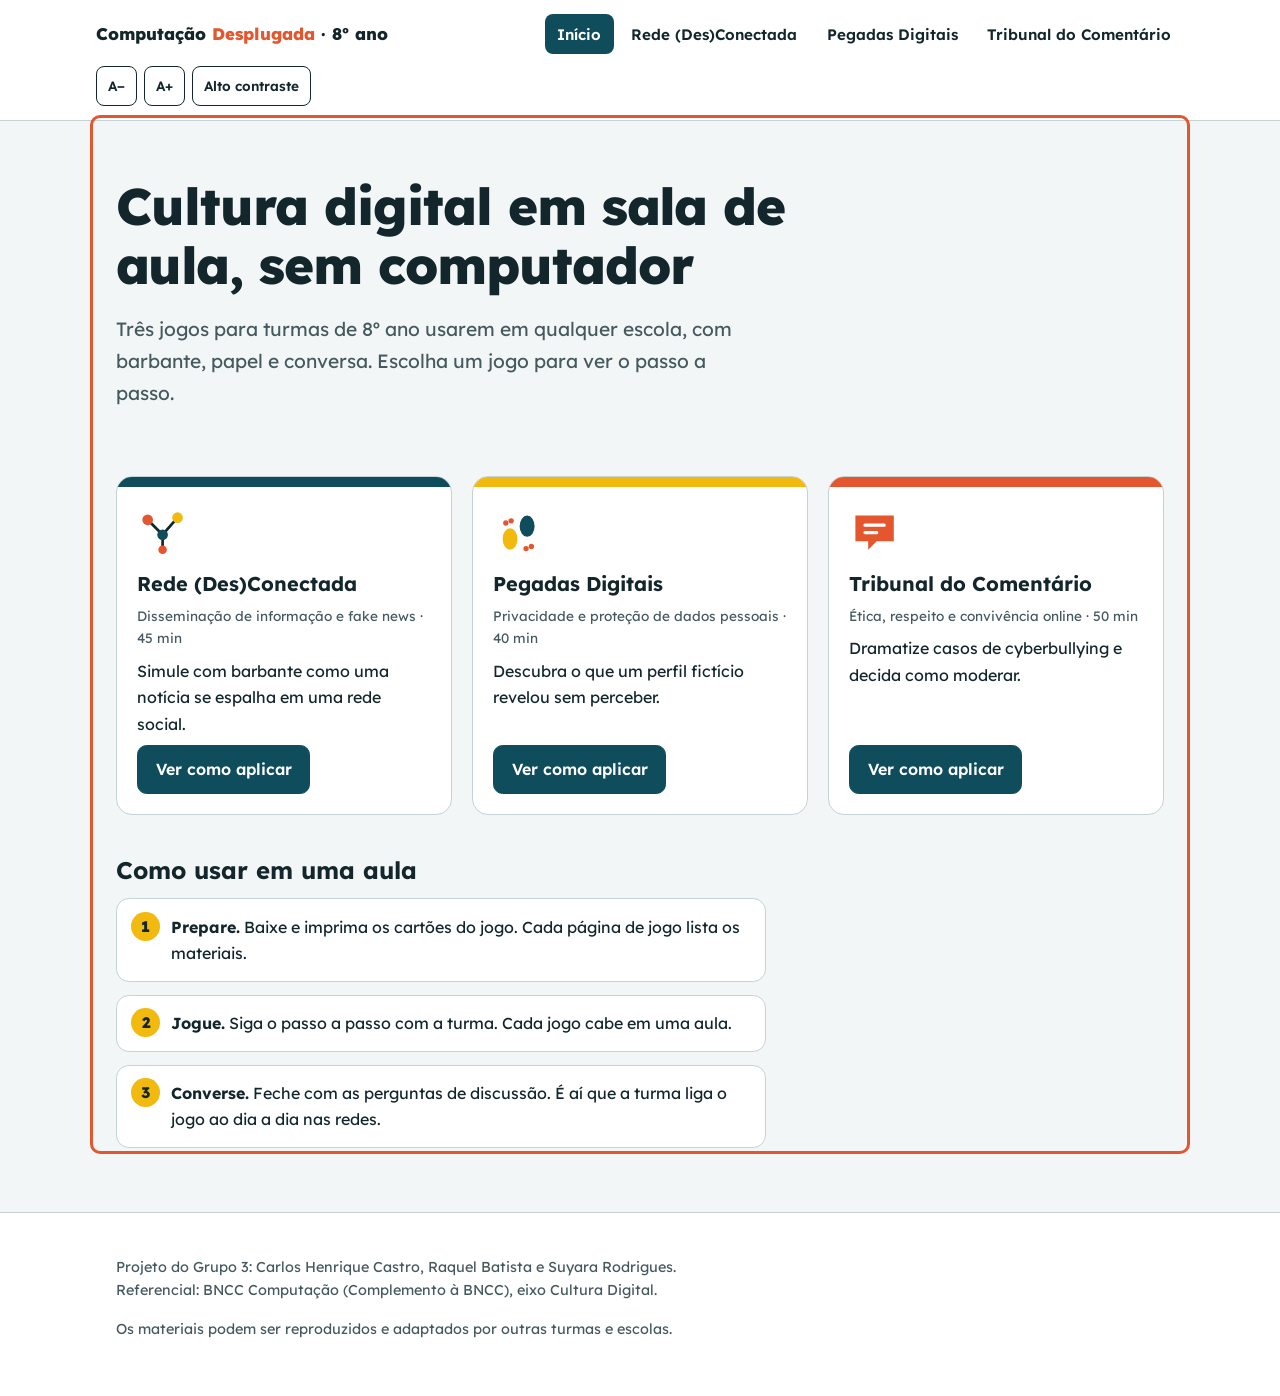
<file: index.html>
<!DOCTYPE html>
<html lang="pt-BR">
<head>
<meta charset="utf-8">
<meta name="viewport" content="width=device-width, initial-scale=1, viewport-fit=cover">
<title>Computação Desplugada 8º ano — Portal do Professor</title>
<link rel="preconnect" href="https://fonts.googleapis.com">
<link href="https://fonts.googleapis.com/css2?family=Lexend:wght@400;600;800&display=swap" rel="stylesheet">
<link rel="stylesheet" href="css/style.css">
</head>
<body>
<a class="skip" href="#main">Ir para o conteúdo</a>
<header class="top">
 <div class="wrap bar">
  <a class="brand" href="#/">Computação <span>Desplugada</span> · 8º ano</a>
  <nav aria-label="Principal"><ul id="nav"></ul></nav>
  <div class="tools" role="group" aria-label="Acessibilidade">
   <button id="sm" aria-label="Diminuir texto">A−</button>
   <button id="lg" aria-label="Aumentar texto">A+</button>
   <button id="hc" aria-pressed="false">Alto contraste</button>
  </div>
 </div>
</header>
<main id="main" class="wrap" tabindex="-1" aria-live="polite"></main>
<footer><div class="wrap">
 <p>Projeto do Grupo 3: Carlos Henrique Castro, Raquel Batista e Suyara Rodrigues.<br>Referencial: BNCC Computação (Complemento à BNCC), eixo Cultura Digital.</p>
 <p>Os materiais podem ser reproduzidos e adaptados por outras turmas e escolas.</p>
</div></footer>
<script src="js/data.js"></script>
<script src="js/app.js"></script>
</body>
</html>
</file>
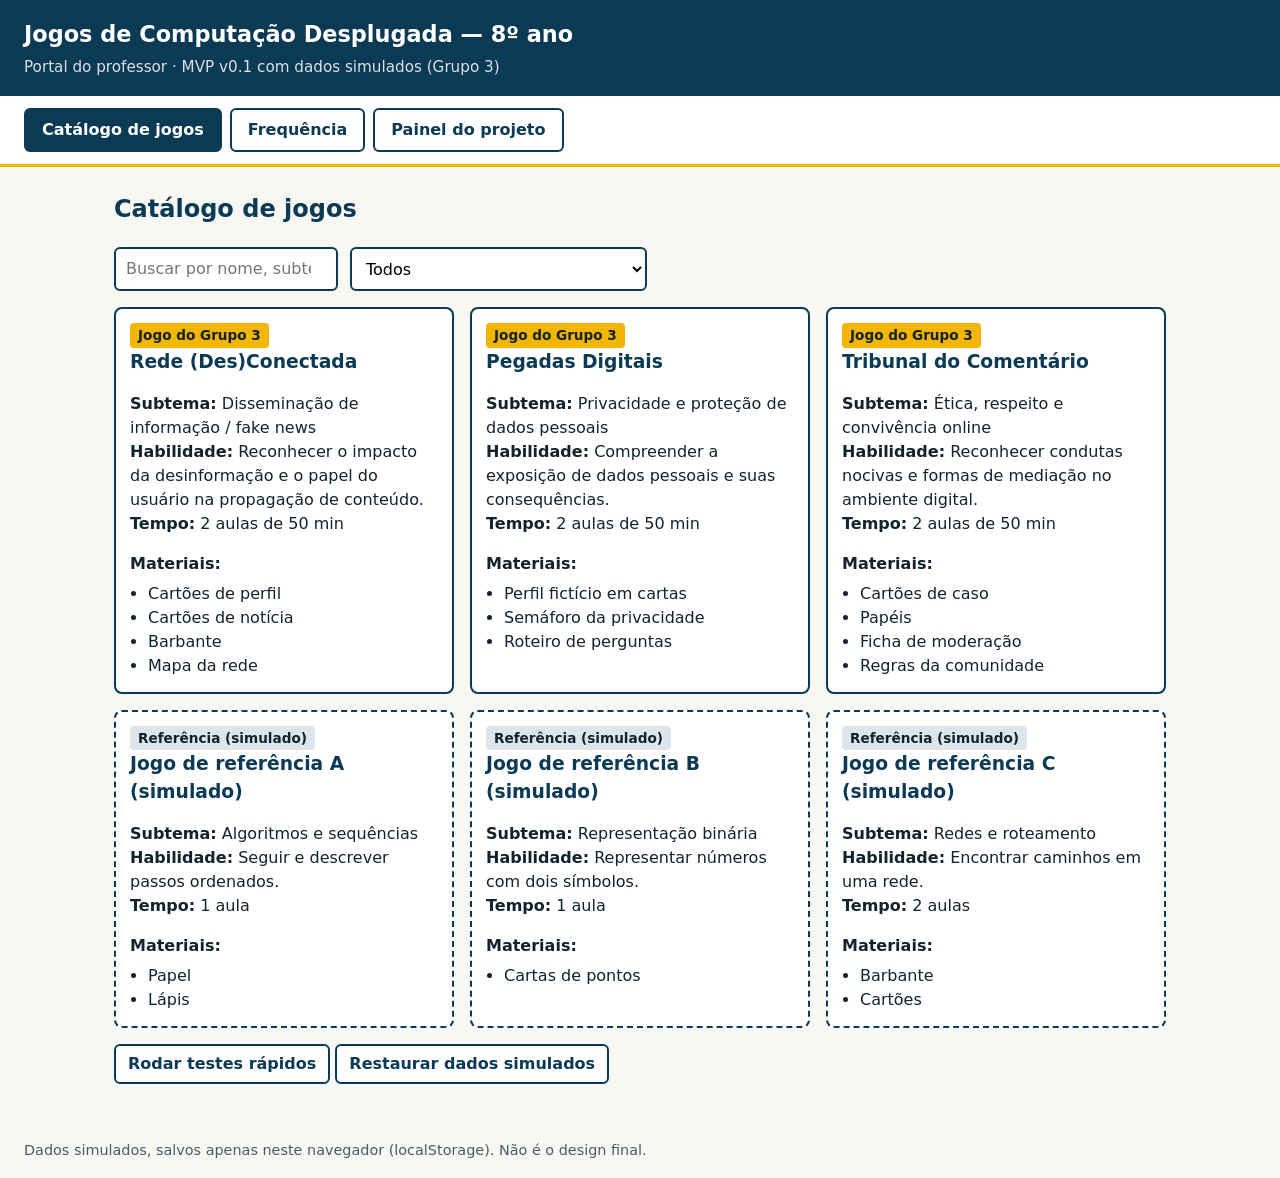
<file: portal-desplugada/index.html>
<!DOCTYPE html>
<html lang="pt-BR">
<head>
<meta charset="utf-8">
<meta name="viewport" content="width=device-width, initial-scale=1">
<title>Portal Computação Desplugada — MVP v0.1</title>

<style>
/* paleta da apresentação (azul-petróleo, amarelo, coral, branco) */
:root{--azul:#0b3a55;--amarelo:#f2b600;--coral:#c8431f;--fundo:#f7f7f4;--texto:#12232e;--verde:#2f7d4f}
*{box-sizing:border-box}
body{margin:0;font:16px/1.5 "Segoe UI",system-ui,sans-serif;background:var(--fundo);color:var(--texto)}
header{background:var(--azul);color:#fff;padding:18px 24px}
header h1{margin:0;font-size:1.4rem}
header p{margin:4px 0 0;opacity:.85;font-size:.95rem}
nav{display:flex;gap:8px;padding:12px 24px;background:#fff;border-bottom:3px solid var(--amarelo);flex-wrap:wrap}
nav button{font:inherit;font-weight:600;padding:8px 16px;border:2px solid var(--azul);background:#fff;color:var(--azul);border-radius:6px;cursor:pointer}
nav button[aria-selected="true"]{background:var(--azul);color:#fff}
button:focus-visible,input:focus-visible,select:focus-visible{outline:3px solid var(--amarelo);outline-offset:2px}
main{max-width:1100px;margin:0 auto;padding:24px}
section[hidden]{display:none}
h2{margin-top:0;color:var(--azul)}
.barra{display:flex;gap:12px;flex-wrap:wrap;margin-bottom:16px}
input,select{font:inherit;padding:8px 10px;border:2px solid var(--azul);border-radius:6px;background:#fff}
.grade{display:grid;grid-template-columns:repeat(auto-fill,minmax(270px,1fr));gap:16px}
.card{background:#fff;border:2px solid var(--azul);border-radius:8px;padding:14px}
.card h3{margin:0 0 6px;color:var(--azul)}
.card.ref{border-style:dashed}
.tag{display:inline-block;padding:2px 8px;border-radius:4px;background:var(--amarelo);color:var(--texto);font-size:.85rem;font-weight:600}
.tag.ref{background:#dde6ec}
.card ul{margin:6px 0 0;padding-left:18px}
table{width:100%;border-collapse:collapse;background:#fff}
th,td{text-align:left;padding:8px 10px;border-bottom:1px solid #d5dde2}
th{background:var(--azul);color:#fff}
.btn{font:inherit;font-weight:600;padding:6px 12px;border-radius:6px;border:2px solid var(--azul);background:var(--azul);color:#fff;cursor:pointer}
.btn.sec{background:#fff;color:var(--azul)}
.presente{color:var(--verde);font-weight:700}
.ausente{color:var(--coral);font-weight:700}
.kanban{display:grid;grid-template-columns:repeat(4,minmax(200px,1fr));gap:12px;overflow-x:auto}
.col{background:#e9eef1;border-radius:8px;padding:10px;min-height:120px}
.col h3{margin:0 0 8px;font-size:1rem;color:var(--azul)}
.kcard{background:#fff;border-left:5px solid var(--azul);border-radius:6px;padding:8px;margin-bottom:8px;font-size:.92rem}
.kcard small{display:block;color:#4a5b66}
.kcard .acoes{display:flex;gap:6px;margin-top:6px}
.prog{background:#d5dde2;border-radius:6px;height:14px;overflow:hidden}
.prog>div{background:var(--verde);height:100%}
#testes{white-space:pre-wrap;background:#fff;border:2px dashed var(--azul);padding:10px;margin-top:12px}
footer{padding:16px 24px;color:#4a5b66;font-size:.9rem}
</style>
</head>
<body>
<header>
  <h1>Jogos de Computação Desplugada — 8º ano</h1>
  <p>Portal do professor · MVP v0.1 com dados simulados (Grupo 3)</p>
</header>

<nav role="tablist" aria-label="Módulos">
  <button role="tab" aria-selected="true" data-aba="catalogo">Catálogo de jogos</button>
  <button role="tab" aria-selected="false" data-aba="frequencia">Frequência</button>
  <button role="tab" aria-selected="false" data-aba="painel">Painel do projeto</button>
</nav>

<main>
  <!-- módulo 1 — levantamento dos jogos (nossos 3 + referências simuladas) -->
  <section id="catalogo">
    <h2>Catálogo de jogos</h2>
    <div class="barra">
      <input id="busca" type="search" placeholder="Buscar por nome, subtema ou material" aria-label="Buscar jogos">
      <select id="filtroTipo" aria-label="Filtrar por tipo">
        <option value="todos">Todos</option>
        <option value="nosso">Jogos do Grupo 3</option>
        <option value="ref">Jogos de referência (simulados)</option>
      </select>
    </div>
    <div id="listaJogos" class="grade"></div>
  </section>

  <!-- módulo 2 — registro de frequência nos testes-piloto -->
  <section id="frequencia" hidden>
    <h2>Registro de frequência</h2>
    <div class="barra">
      <select id="sessao" aria-label="Sessão de teste-piloto"></select>
      <input id="novoAluno" placeholder="Nome do participante" aria-label="Nome do participante">
      <button class="btn" id="addAluno">Adicionar</button>
      <button class="btn sec" id="resetFreq">Zerar sessão</button>
    </div>
    <table>
      <thead><tr><th>Participante</th><th>Situação</th><th>Ação</th></tr></thead>
      <tbody id="tabelaFreq"></tbody>
    </table>
    <p id="resumoFreq" aria-live="polite"></p>
  </section>

  <!-- módulo 3 — painel do projeto (espelha o Kanban do grupo) -->
  <section id="painel" hidden>
    <h2>Painel do projeto</h2>
    <div id="progressos" class="grade" style="margin-bottom:16px"></div>
    <div id="kanban" class="kanban"></div>
  </section>

  <p><button class="btn sec" id="btnTestes">Rodar testes rápidos</button>
     <button class="btn sec" id="btnReset">Restaurar dados simulados</button></p>
  <div id="testes" hidden></div>
</main>
<footer>Dados simulados, salvos apenas neste navegador (localStorage). Não é o design final.</footer>

<script>
/* ===== dados simulados ===== */
const CHAVE = 'desplugada_mvp_v01';
const COLUNAS = ['A Fazer', 'Em Andamento', 'Em Revisão', 'Concluído'];

const JOGOS = [
  {id:'rede', tipo:'nosso', nome:'Rede (Des)Conectada', subtema:'Disseminação de informação / fake news',
   habilidade:'Reconhecer o impacto da desinformação e o papel do usuário na propagação de conteúdo.',
   tempo:'2 aulas de 50 min', materiais:['Cartões de perfil','Cartões de notícia','Barbante','Mapa da rede']},
  {id:'pegadas', tipo:'nosso', nome:'Pegadas Digitais', subtema:'Privacidade e proteção de dados pessoais',
   habilidade:'Compreender a exposição de dados pessoais e suas consequências.',
   tempo:'2 aulas de 50 min', materiais:['Perfil fictício em cartas','Semáforo da privacidade','Roteiro de perguntas']},
  {id:'tribunal', tipo:'nosso', nome:'Tribunal do Comentário', subtema:'Ética, respeito e convivência online',
   habilidade:'Reconhecer condutas nocivas e formas de mediação no ambiente digital.',
   tempo:'2 aulas de 50 min', materiais:['Cartões de caso','Papéis','Ficha de moderação','Regras da comunidade']}
];
// Referências SIMULADAS: substituir pelo levantamento real de jogos existentes
const REFS = [
  {id:'ref1', tipo:'ref', nome:'Jogo de referência A (simulado)', subtema:'Algoritmos e sequências',
   habilidade:'Seguir e descrever passos ordenados.', tempo:'1 aula', materiais:['Papel','Lápis']},
  {id:'ref2', tipo:'ref', nome:'Jogo de referência B (simulado)', subtema:'Representação binária',
   habilidade:'Representar números com dois símbolos.', tempo:'1 aula', materiais:['Cartas de pontos']},
  {id:'ref3', tipo:'ref', nome:'Jogo de referência C (simulado)', subtema:'Redes e roteamento',
   habilidade:'Encontrar caminhos em uma rede.', tempo:'2 aulas', materiais:['Barbante','Cartões']}
];
const TODOS = JOGOS.concat(REFS);

const ALUNOS_INICIAIS = ['Participante 1','Participante 2','Participante 3','Participante 4','Participante 5','Participante 6'];

// Cartões do Kanban baseados na seção 5 da proposta; colunas iniciais são simuladas (0..3)
const CARTOES_INICIAIS = [
  ['geral','Levantamento de necessidades com escolas (8º ano)',1],
  ['geral','Consolidar documento de proposta para envio',3],
  ['geral','Definir ferramenta e formato de apresentação final',2],
  ['rede','Roteiro/regras do jogo',3],['rede','Preparar materiais (cartões, barbante)',1],
  ['rede','Teste-piloto com colegas/turma',0],['rede','Ajustes finais',0],
  ['pegadas','Criar perfil(is) fictício(s) e informações a revelar',2],['pegadas','Preparar materiais (cartões, roteiro)',1],
  ['pegadas','Teste-piloto com colegas/turma',0],['pegadas','Ajustes finais',0],
  ['tribunal','Escrever casos/situações de dramatização',1],['tribunal','Definir regras de moderação e critérios',0],
  ['tribunal','Teste-piloto com colegas/turma',0],['tribunal','Ajustes finais',0]
].map((c, i) => ({id:i, jogo:c[0], titulo:c[1], coluna:c[2]}));

/* ===== estado + persistência ===== */
function estadoInicial(){
  return {
    alunos: ALUNOS_INICIAIS.slice(),
    freq: {},                       // { sessaoId: { nome: true/false } }
    cartoes: CARTOES_INICIAIS.map(c => Object.assign({}, c))
  };
}
function carregar(){
  try { const s = localStorage.getItem(CHAVE); if (s) return JSON.parse(s); } catch(e) { console.warn('Sem localStorage', e); }
  return estadoInicial();
}
function salvar(){ try { localStorage.setItem(CHAVE, JSON.stringify(estado)); } catch(e) {} }
let estado = carregar();

/* ===== NOVO v0.1: funções puras (usadas também nos testes) ===== */
const semAcento = t => t.normalize('NFD').replace(/[\u0300-\u036f]/g, '').toLowerCase();
function filtrar(q, tipo){
  const b = semAcento(q || '');
  return TODOS.filter(j => (!tipo || tipo === 'todos' || j.tipo === tipo) &&
    semAcento([j.nome, j.subtema, j.materiais.join(' ')].join(' ')).includes(b));
}
function pctPresenca(mapa){
  const v = Object.values(mapa || {});
  return v.length ? Math.round(100 * v.filter(Boolean).length / v.length) : 0;
}
function mover(cartao, delta){ // delta = +1 avança, -1 volta; limita entre 0 e 3
  cartao.coluna = Math.min(3, Math.max(0, cartao.coluna + delta));
  return cartao;
}
function progresso(cartoes, jogo){
  const l = cartoes.filter(c => c.jogo === jogo);
  return l.length ? Math.round(100 * l.filter(c => c.coluna === 3).length / l.length) : 0;
}
const esc = t => String(t).replace(/[&<>"']/g, c => ({'&':'&amp;','<':'&lt;','>':'&gt;','"':'&quot;',"'":'&#39;'}[c]));

/* ===== render — catálogo ===== */
function renderCatalogo(){
  const lista = filtrar(document.getElementById('busca').value, document.getElementById('filtroTipo').value);
  document.getElementById('listaJogos').innerHTML = lista.length ? lista.map(j => `
    <article class="card ${j.tipo === 'ref' ? 'ref' : ''}">
      <span class="tag ${j.tipo === 'ref' ? 'ref' : ''}">${j.tipo === 'ref' ? 'Referência (simulado)' : 'Jogo do Grupo 3'}</span>
      <h3>${esc(j.nome)}</h3>
      <p><strong>Subtema:</strong> ${esc(j.subtema)}<br><strong>Habilidade:</strong> ${esc(j.habilidade)}<br><strong>Tempo:</strong> ${esc(j.tempo)}</p>
      <strong>Materiais:</strong><ul>${j.materiais.map(m => `<li>${esc(m)}</li>`).join('')}</ul>
    </article>`).join('') : '<p>Nenhum jogo encontrado. Tente outro termo.</p>';
}

/* ===== render — frequência ===== */
function sessaoAtual(){ return document.getElementById('sessao').value; }
function renderFrequencia(){
  const s = sessaoAtual();
  const mapa = estado.freq[s] || (estado.freq[s] = {});
  document.getElementById('tabelaFreq').innerHTML = estado.alunos.map((nome, i) => {
    const p = !!mapa[nome];
    return `<tr><td>${esc(nome)}</td>
      <td class="${p ? 'presente' : 'ausente'}">${p ? 'Presente' : 'Ausente'}</td>
      <td><button class="btn sec" data-i="${i}">Marcar ${p ? 'ausente' : 'presente'}</button></td></tr>`;
  }).join('');
  const total = estado.alunos.length, pres = estado.alunos.filter(n => mapa[n]).length;
  document.getElementById('resumoFreq').textContent = `${pres} de ${total} presentes (${pctPresenca(Object.fromEntries(estado.alunos.map(n => [n, !!mapa[n]])))}%).`;
}

/* ===== render — painel/Kanban ===== */
function renderPainel(){
  document.getElementById('progressos').innerHTML = [['geral','Geral do projeto']].concat(JOGOS.map(j => [j.id, j.nome])).map(([id, nome]) => {
    const p = progresso(estado.cartoes, id);
    return `<div class="card"><strong>${esc(nome)}</strong> — ${p}% concluído
      <div class="prog" role="progressbar" aria-valuenow="${p}" aria-valuemin="0" aria-valuemax="100"><div style="width:${p}%"></div></div></div>`;
  }).join('');
  document.getElementById('kanban').innerHTML = COLUNAS.map((nome, col) => {
    const cs = estado.cartoes.filter(c => c.coluna === col);
    return `<div class="col"><h3>${nome} (${cs.length})</h3>${cs.map(c => `
      <div class="kcard"><small>${esc((TODOS.find(j => j.id === c.jogo) || {nome:'Geral'}).nome)}</small>${esc(c.titulo)}
      <div class="acoes">
        <button class="btn sec" data-id="${c.id}" data-d="-1" aria-label="Voltar cartão" ${col === 0 ? 'disabled' : ''}>Voltar</button>
        <button class="btn sec" data-id="${c.id}" data-d="1" aria-label="Avançar cartão" ${col === 3 ? 'disabled' : ''}>Avançar</button>
      </div></div>`).join('')}</div>`;
  }).join('');
}

/* ===== eventos ===== */
document.querySelectorAll('nav button').forEach(b => b.addEventListener('click', () => {
  document.querySelectorAll('nav button').forEach(x => x.setAttribute('aria-selected', x === b));
  ['catalogo','frequencia','painel'].forEach(id => document.getElementById(id).hidden = (id !== b.dataset.aba));
  if (b.dataset.aba === 'painel') renderPainel();
  if (b.dataset.aba === 'frequencia') renderFrequencia();
}));
document.getElementById('busca').addEventListener('input', renderCatalogo);
document.getElementById('filtroTipo').addEventListener('change', renderCatalogo);
document.getElementById('sessao').innerHTML = JOGOS.map(j => `<option value="${j.id}">Teste-piloto — ${esc(j.nome)}</option>`).join('');
document.getElementById('sessao').addEventListener('change', renderFrequencia);
document.getElementById('addAluno').addEventListener('click', () => {
  const inp = document.getElementById('novoAluno'), nome = inp.value.trim();
  if (!nome || estado.alunos.includes(nome)) { inp.focus(); return; }   // ignora vazio e duplicado
  estado.alunos.push(nome); inp.value = ''; salvar(); renderFrequencia();
});
document.getElementById('tabelaFreq').addEventListener('click', e => {
  const b = e.target.closest('button[data-i]'); if (!b) return;
  const nome = estado.alunos[+b.dataset.i], mapa = estado.freq[sessaoAtual()];
  mapa[nome] = !mapa[nome]; salvar(); renderFrequencia();
});
document.getElementById('resetFreq').addEventListener('click', () => { estado.freq[sessaoAtual()] = {}; salvar(); renderFrequencia(); });
document.getElementById('kanban').addEventListener('click', e => {
  const b = e.target.closest('button[data-id]'); if (!b) return;
  mover(estado.cartoes.find(c => c.id === +b.dataset.id), +b.dataset.d); salvar(); renderPainel();
});
document.getElementById('btnReset').addEventListener('click', () => { estado = estadoInicial(); salvar(); renderCatalogo(); renderFrequencia(); renderPainel(); });

/* ===== testes rápidos com os dados simulados ===== */
document.getElementById('btnTestes').addEventListener('click', () => {
  const r = [], t = (nome, ok) => r.push((ok ? '✔ ' : '✘ ') + nome);
  t('catálogo tem 3 jogos do grupo', JOGOS.length === 3);
  t('busca "privacidade" (sem acento/maiúscula) acha 1 jogo', filtrar('PRIVACIDADE').length === 1);
  t('filtro "ref" retorna só referências', filtrar('', 'ref').every(j => j.tipo === 'ref'));
  t('presença: 1 de 2 = 50%', pctPresenca({a:true, b:false}) === 50);
  t('presença: lista vazia = 0%', pctPresenca({}) === 0);
  t('mover avança e respeita o limite 3', mover({coluna:3}, 1).coluna === 3 && mover({coluna:0}, 1).coluna === 1);
  t('mover respeita o limite 0', mover({coluna:0}, -1).coluna === 0);
  t('progresso do jogo "rede" = 25% nos dados iniciais', progresso(CARTOES_INICIAIS, 'rede') === 25);
  const el = document.getElementById('testes'); el.hidden = false; el.textContent = r.join('\n');
  console.log(r.join('\n'));
});

renderCatalogo(); renderFrequencia(); renderPainel();
</script>
</body>
</html>
</file>
<file: css/style.css>
:root{--bg:#F2F6F6;--surface:#fff;--ink:#12262B;--muted:#45595F;--brand:#0F4C5C;--btn-bg:#0F4C5C;--btn-ink:#fff;--line:#C4D3D6;--yellow:#F2B90F;--coral:#E4572E;--petrol:#0F4C5C;--bw:1px;box-sizing:border-box;padding-top:env(safe-area-inset-top,0px);padding-bottom:env(safe-area-inset-bottom,0px)}
@media (prefers-color-scheme:dark){:root:not([data-theme="light"]){--bg:#0C1D22;--surface:#12292F;--ink:#EAF3F4;--muted:#A9BFC3;--brand:#8ED6E3;--btn-bg:#8ED6E3;--btn-ink:#0C1D22;--line:#2C474E;--petrol:#5FB4C4}}
:root[data-theme="dark"]{--bg:#0C1D22;--surface:#12292F;--ink:#EAF3F4;--muted:#A9BFC3;--brand:#8ED6E3;--btn-bg:#8ED6E3;--btn-ink:#0C1D22;--line:#2C474E;--petrol:#5FB4C4}
:root[data-contrast="high"]{--bg:#000;--surface:#000;--ink:#fff;--muted:#fff;--brand:#FFE14D;--btn-bg:#FFE14D;--btn-ink:#000;--line:#fff;--yellow:#FFE14D;--coral:#FF8A65;--petrol:#7FE3F5;--bw:2px}
html{height:100%;scroll-padding-top:env(safe-area-inset-top,0px);font-size:100%}
html[data-size="1"]{font-size:118%}html[data-size="2"]{font-size:136%}
body{margin:0;min-height:100%;background:var(--bg);color:var(--ink);font-family:"Lexend",system-ui,-apple-system,"Segoe UI",Arial,sans-serif;line-height:1.65;font-size:1rem}
*{box-sizing:border-box}
a{color:var(--brand)}
:focus-visible{outline:3px solid var(--coral);outline-offset:3px;border-radius:4px}
.skip{position:absolute;left:-999px;top:0;background:var(--btn-bg);color:var(--btn-ink);padding:.6rem 1rem;z-index:10}
.skip:focus{left:.5rem;top:.5rem}
.wrap{max-width:68rem;margin:0 auto;padding:0 1.25rem}
header.top{border-bottom:var(--bw) solid var(--line);background:var(--surface)}
.bar{display:flex;flex-wrap:wrap;gap:.75rem 1.5rem;align-items:center;justify-content:space-between;padding:.9rem 0}
.brand{font-weight:800;text-decoration:none;color:var(--ink);font-size:1.05rem}
.brand span{color:var(--coral)}
nav ul{display:flex;flex-wrap:wrap;gap:.25rem .25rem;list-style:none;margin:0;padding:0}
nav a{display:inline-block;padding:.45rem .8rem;border-radius:.5rem;text-decoration:none;color:var(--ink);font-weight:600;font-size:.95rem}
nav a[aria-current="page"]{background:var(--btn-bg);color:var(--btn-ink)}
nav a:hover{text-decoration:underline}
.tools{display:flex;gap:.4rem;align-items:center;flex-wrap:wrap}
.tools button{font:inherit;font-size:.85rem;font-weight:600;background:transparent;color:var(--ink);border:var(--bw) solid var(--ink);border-radius:.5rem;padding:.35rem .7rem;cursor:pointer;min-height:2.5rem}
.tools button[aria-pressed="true"]{background:var(--btn-bg);color:var(--btn-ink);border-color:var(--btn-bg)}
h1{font-size:clamp(1.9rem,5.5vw,3.2rem);line-height:1.15;margin:0 0 1rem;font-weight:800;letter-spacing:-.02em;max-width:22ch}
h2{font-size:1.5rem;margin:2.5rem 0 .75rem;line-height:1.3}
h3{font-size:1.15rem;margin:0 0 .4rem}
p{max-width:65ch}
.hero{padding:3.5rem 0 1.5rem}
.hero p.lead{font-size:1.2rem;color:var(--muted);max-width:52ch}
.grid{display:grid;gap:1.25rem;grid-template-columns:repeat(auto-fit,minmax(16.5rem,1fr));margin-top:1.5rem}
.card{background:var(--surface);border:var(--bw) solid var(--line);border-radius:1rem;overflow:hidden;display:flex;flex-direction:column}
.card .band{height:.6rem;background:var(--gc)}
.card .in{padding:1.25rem;display:flex;flex-direction:column;gap:.5rem;flex:1}
.card svg{width:3.2rem;height:3.2rem}
.tag{font-size:.85rem;color:var(--muted);margin:0}
.btn{display:inline-block;font:inherit;font-weight:600;background:var(--btn-bg);color:var(--btn-ink);border:var(--bw) solid var(--btn-bg);border-radius:.6rem;padding:.65rem 1.1rem;text-decoration:none;min-height:2.75rem;cursor:pointer}
.btn:hover{filter:brightness(1.1)}
.btn[disabled],.btn.off{background:transparent;color:var(--muted);border:var(--bw) dashed var(--muted);cursor:not-allowed;filter:none}
.card .btn{margin-top:auto;align-self:flex-start}
.steps{counter-reset:s;list-style:none;padding:0;margin:0;display:grid;gap:.8rem}
.steps li{counter-increment:s;background:var(--surface);border:var(--bw) solid var(--line);border-radius:.8rem;padding:.9rem 1rem .9rem 3.4rem;position:relative;max-width:65ch}
.steps li::before{content:counter(s);position:absolute;left:.9rem;top:.8rem;width:1.8rem;height:1.8rem;border-radius:50%;background:var(--gc,var(--yellow));color:#12262B;font-weight:800;display:grid;place-items:center;font-size:.95rem}
.meta{display:grid;grid-template-columns:repeat(auto-fit,minmax(11rem,1fr));gap:.75rem;margin:1.25rem 0 0;padding:0;list-style:none}
.meta li{background:var(--surface);border:var(--bw) solid var(--line);border-radius:.8rem;padding:.7rem 1rem}
.meta b{display:block;font-size:.8rem;color:var(--muted);font-weight:600}
.two{display:grid;gap:2rem;grid-template-columns:repeat(auto-fit,minmax(18rem,1fr))}
ul.plain{padding-left:1.2rem;margin:.3rem 0}
ul.plain li{margin:.35rem 0;max-width:60ch}
.dl{margin-top:2.5rem;border:var(--bw) dashed var(--line);border-radius:1rem;padding:1.25rem;background:var(--surface)}
.crumb{display:inline-block;margin-top:1.75rem;font-weight:600}
.bnd{border-left:.5rem solid var(--gc);padding-left:1rem}
footer{margin-top:4rem;border-top:var(--bw) solid var(--line);padding:1.75rem 0 2.5rem;color:var(--muted);font-size:.9rem;background:var(--surface)}
@media (prefers-reduced-motion:no-preference){main{animation:in .3s ease-out}@keyframes in{from{opacity:0}to{opacity:1}}}
</file>
